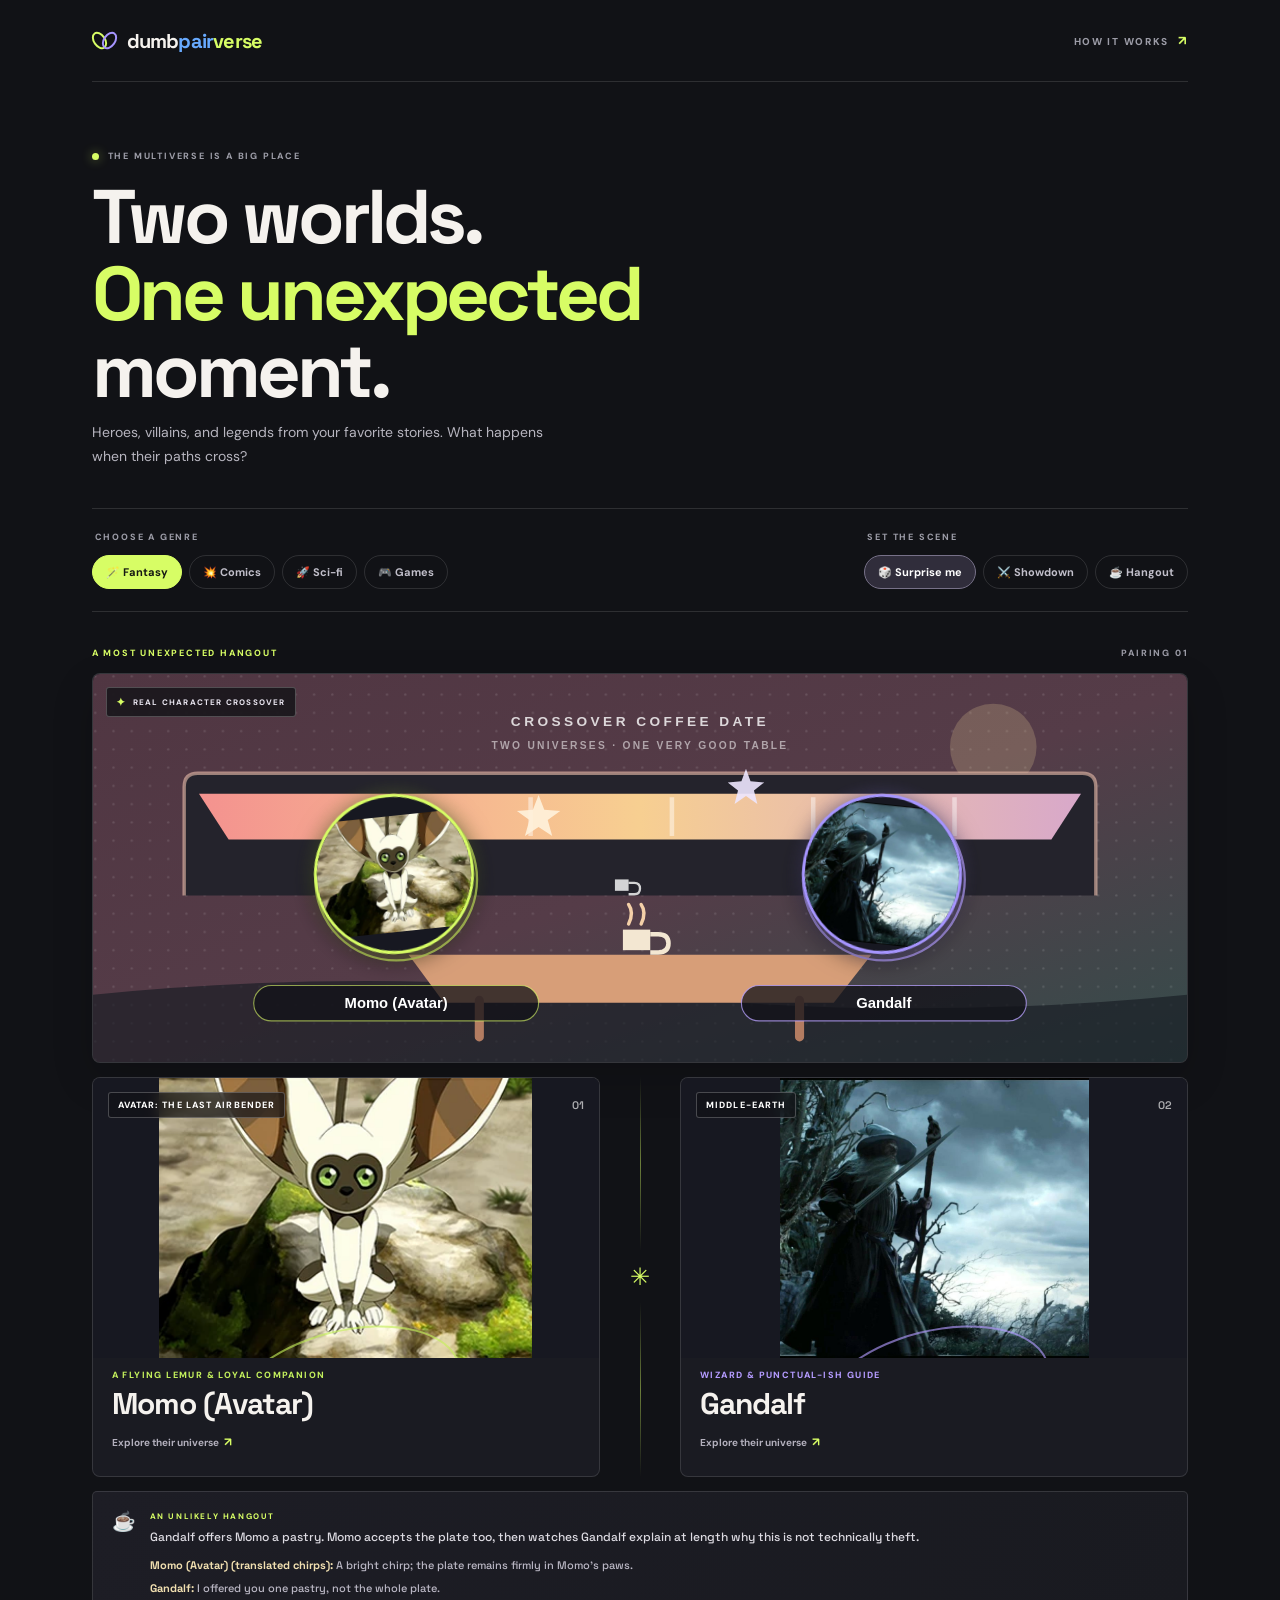
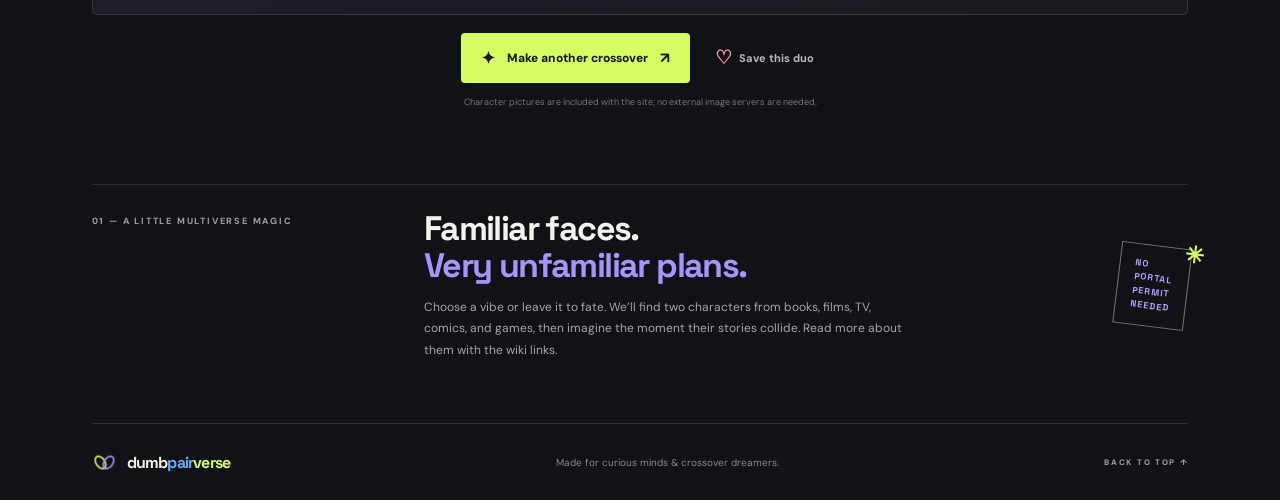
<file: index.html>
<!doctype html>
<html lang="en">
  <head>
    <meta charset="utf-8">
    <meta name="viewport" content="width=device-width, initial-scale=1">
    <meta name="theme-color" content="#111216">
    <meta name="description" content="Mix heroes, villains, and legends from every universe. Who will meet next?">
    <title>DumbPairVerse — worlds collide</title>
    <link rel="preconnect" href="https://fonts.googleapis.com">
    <link rel="preconnect" href="https://fonts.gstatic.com" crossorigin>
    <link href="https://fonts.googleapis.com/css2?family=DM+Sans:wght@400;500;600;700;800&family=Space+Grotesk:wght@400;500;600;700&display=swap" rel="stylesheet">
    <link rel="stylesheet" href="style.css">
    <script src="script.js" defer></script>
  </head>
  <body>
    <div class="page-shell">
      <header class="topbar">
        <a class="brand" href="#" aria-label="DumbPairVerse home">
          <span class="brand-mark" aria-hidden="true"><span></span><span></span></span>
          <span><span class="brand-prefix">dumb</span><span class="brand-pair">pair</span><span class="brand-accent">verse</span></span>
        </a>
        <a class="top-link" href="#how-it-works">HOW IT WORKS <span aria-hidden="true">↗</span></a>
      </header>

      <main>
        <section class="intro" aria-labelledby="page-title">
          <div class="eyebrow"><span class="live-dot" aria-hidden="true"></span> THE MULTIVERSE IS A BIG PLACE</div>
          <h1 id="page-title">Two worlds.<br><span>One unexpected</span> moment.</h1>
          <p class="intro-copy">Heroes, villains, and legends from your favorite stories. What happens when their paths cross?</p>
        </section>

        <section class="controls" aria-label="Choose characters and a scene">
          <div class="control-group">
            <span class="control-label" id="world-label">CHOOSE A GENRE</span>
            <div class="filter-list" role="group" aria-labelledby="world-label">
              <button class="filter-chip is-selected" type="button" data-filter="fantasy" aria-pressed="true">🪄 Fantasy</button>
              <button class="filter-chip" type="button" data-filter="comics" aria-pressed="false">💥 Comics</button>
              <button class="filter-chip" type="button" data-filter="scifi" aria-pressed="false">🚀 Sci-fi</button>
              <button class="filter-chip" type="button" data-filter="games" aria-pressed="false">🎮 Games</button>
            </div>
          </div>
          <div class="control-group scene-group">
            <span class="control-label" id="scene-label">SET THE SCENE</span>
            <div class="scene-list" role="group" aria-labelledby="scene-label">
              <button class="scene-chip is-selected" type="button" data-scene="surprise" aria-pressed="true">🎲 Surprise me</button>
              <button class="scene-chip" type="button" data-scene="battle" aria-pressed="false">⚔️ Showdown</button>
              <button class="scene-chip" type="button" data-scene="hangout" aria-pressed="false">☕ Hangout</button>
            </div>
          </div>
        </section>

        <section class="duo-area" aria-label="Your character pairing">
          <div class="scene-heading">
            <span class="scene-kicker" id="scene-kicker">TODAY'S CROSSOVER</span>
            <span class="round-count" id="round-count">PAIRING 01</span>
          </div>
          <div class="artwork-frame">
            <img class="crossover-artwork" id="crossover-artwork" alt="An original illustrated crossover scene">
            <img class="scene-character-photo scene-character-one" id="scene-photo-one" alt="" hidden>
            <img class="scene-character-photo scene-character-two" id="scene-photo-two" alt="" hidden>
            <span class="artwork-badge"><span aria-hidden="true">✦</span> REAL CHARACTER CROSSOVER</span>
          </div>
          <div class="duo-grid" id="duo-grid" aria-live="polite" aria-atomic="true">
            <article class="character-card card-one" id="card-one">
              <div class="card-topline"><span class="universe-tag" id="universe-one"></span><span class="card-index">01</span></div>
              <div class="portrait" id="portrait-one"><img class="portrait-photo" id="portrait-photo-one" alt="" hidden><span class="portrait-emoji" id="emoji-one" aria-hidden="true"></span><span class="portrait-orbit" aria-hidden="true"></span></div>
              <div class="character-info"><span class="character-role" id="role-one"></span><h2 id="name-one"></h2><a class="wiki-link" id="wiki-one" href="#" target="_blank" rel="noopener noreferrer">Explore their universe <span aria-hidden="true">↗</span></a></div>
            </article>
            <div class="collision" aria-hidden="true"><span class="collision-line"></span><span class="collision-icon">✳</span><span class="collision-line"></span></div>
            <article class="character-card card-two" id="card-two">
              <div class="card-topline"><span class="universe-tag" id="universe-two"></span><span class="card-index">02</span></div>
              <div class="portrait" id="portrait-two"><img class="portrait-photo" id="portrait-photo-two" alt="" hidden><span class="portrait-emoji" id="emoji-two" aria-hidden="true"></span><span class="portrait-orbit" aria-hidden="true"></span></div>
              <div class="character-info"><span class="character-role" id="role-two"></span><h2 id="name-two"></h2><a class="wiki-link" id="wiki-two" href="#" target="_blank" rel="noopener noreferrer">Explore their universe <span aria-hidden="true">↗</span></a></div>
            </article>
          </div>
          <div class="story-strip" id="story-strip" aria-live="polite" aria-atomic="true">
            <span class="story-icon" id="story-icon" aria-hidden="true">✦</span>
            <div class="story-copy">
              <span class="story-type" id="story-type">A LITTLE CROSSOVER STORY</span>
              <p id="story-text">Pick a scene to see what these two get up to.</p>
              <div class="story-lines" id="story-lines"></div>
            </div>
          </div>
          <div class="action-row">
            <button class="generate-button" id="generate-button" type="button"><span class="button-spark" aria-hidden="true">✦</span><span>Make another crossover</span><span class="button-arrow" aria-hidden="true">↗</span></button>
            <button class="save-button" id="save-button" type="button" aria-pressed="false"><span aria-hidden="true">♡</span> <span id="save-label">Save this duo</span></button>
          </div>
          <p class="image-note" id="image-note" role="status">Character pictures are included with the site; no external image servers are needed.</p>
        </section>

        <section class="saved-section" id="saved-section" hidden aria-labelledby="saved-title">
          <div class="saved-heading"><h2 id="saved-title">Your saved crossovers</h2><span id="saved-count">0 saved</span></div>
          <div class="saved-list" id="saved-list"></div>
        </section>

        <section class="how-section" id="how-it-works">
          <div class="how-number">01 — A LITTLE MULTIVERSE MAGIC</div>
          <div class="how-content"><h2>Familiar faces.<br><span>Very unfamiliar plans.</span></h2><p>Choose a vibe or leave it to fate. We’ll find two characters from books, films, TV, comics, and games, then imagine the moment their stories collide. Read more about them with the wiki links.</p></div>
          <div class="how-stamp" aria-hidden="true">NO<br>PORTAL<br>PERMIT<br>NEEDED <span>✳</span></div>
        </section>
      </main>

      <footer class="footer"><a class="brand footer-brand" href="#"><span class="brand-mark" aria-hidden="true"><span></span><span></span></span><span><span class="brand-prefix">dumb</span><span class="brand-pair">pair</span><span class="brand-accent">verse</span></span></a><span>Made for curious minds &amp; crossover dreamers.</span><a href="#page-title">BACK TO TOP ↑</a></footer>
    </div>
  </body>
</html>
</file>
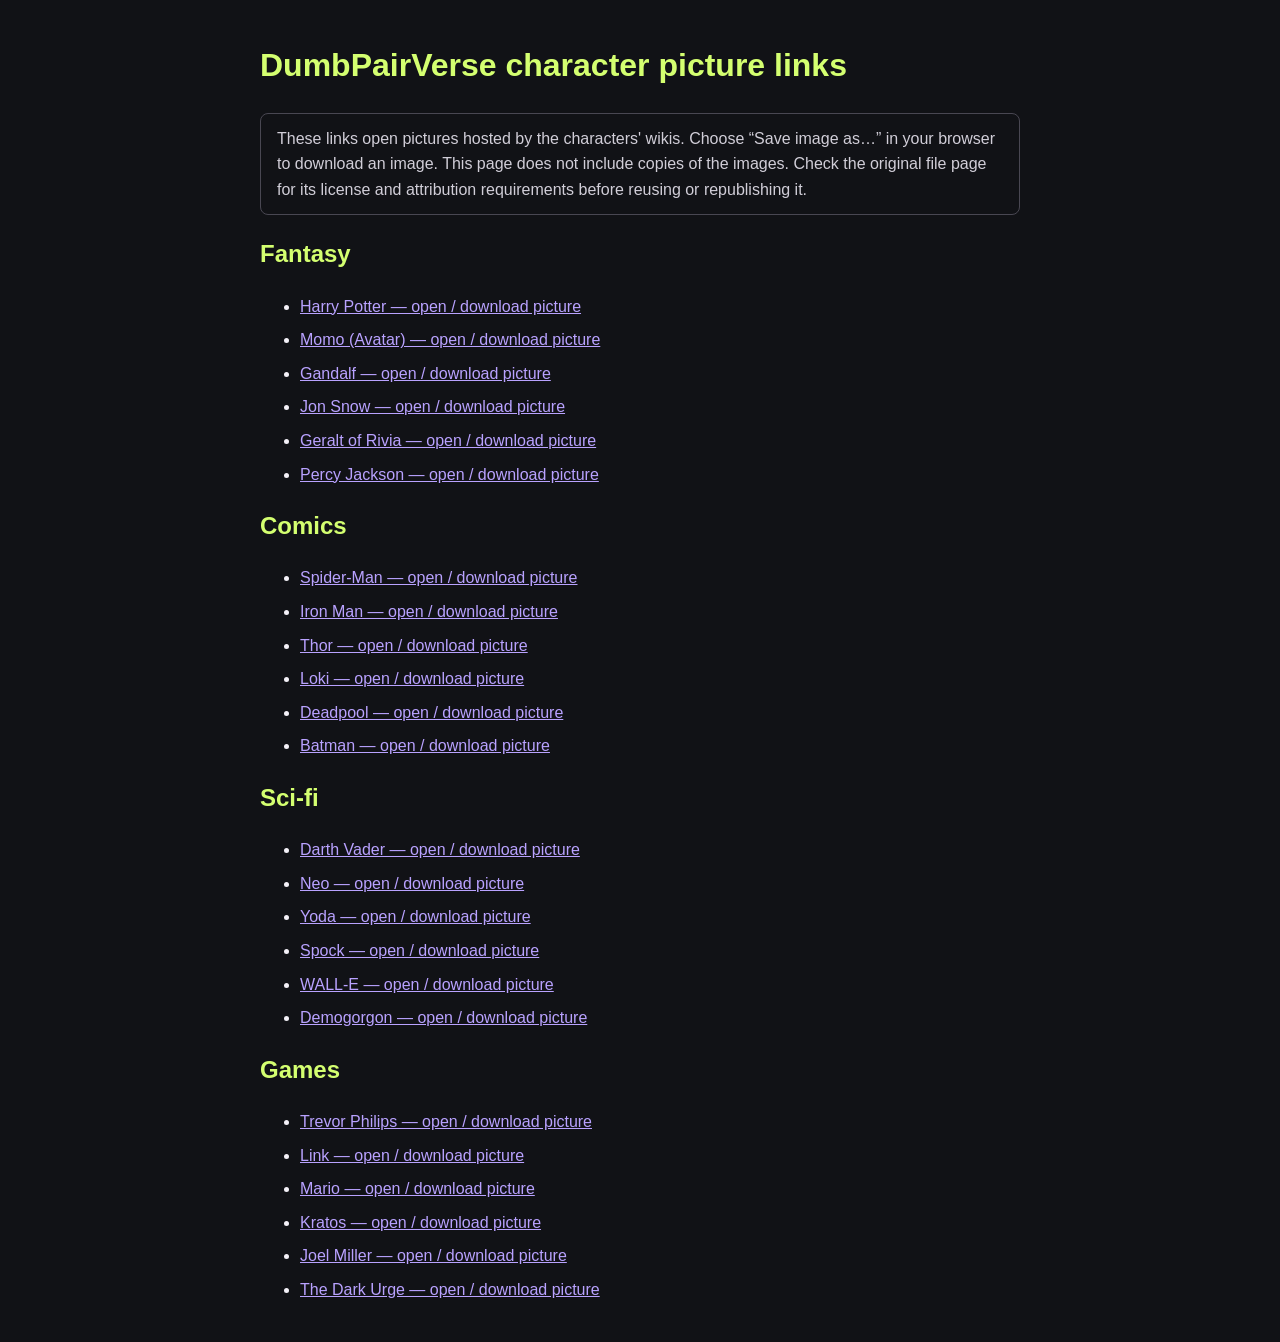
<file: character-picture-links.html>
<!doctype html>
<html lang="en">
  <head>
    <meta charset="utf-8">
    <meta name="viewport" content="width=device-width, initial-scale=1">
    <title>DumbPairVerse character picture links</title>
    <style>
      body { max-width: 760px; margin: 40px auto; padding: 0 20px; background: #111216; color: #f4f1f8; font: 16px/1.6 Arial, sans-serif; }
      h1, h2 { color: #d4ff70; }
      li { margin: 8px 0; }
      a { color: #b9a2ff; }
      .note { padding: 12px 16px; border: 1px solid #494752; border-radius: 8px; color: #d1ced8; }
    </style>
  </head>
  <body>
    <h1>DumbPairVerse character picture links</h1>
    <p class="note">These links open pictures hosted by the characters' wikis. Choose “Save image as…” in your browser to download an image. This page does not include copies of the images. Check the original file page for its license and attribution requirements before reusing or republishing it.</p>

    <h2>Fantasy</h2>
    <ul>
      <li><a href="https://static.wikia.nocookie.net/harrypotter/images/c/ce/Harry_Potter_DHF1.jpg/revision/latest?cb=20140603201724" target="_blank" rel="noopener noreferrer">Harry Potter — open / download picture</a></li>
      <li><a href="https://static.wikia.nocookie.net/avatar/images/8/80/Momo_staring.png/revision/latest?cb=20200802080013" target="_blank" rel="noopener noreferrer">Momo (Avatar) — open / download picture</a></li>
      <li><a href="https://static.wikia.nocookie.net/lotr/images/4/47/Gandalf_by_Damiani.png/revision/latest/scale-to-width-down/422?cb=20230617183640" target="_blank" rel="noopener noreferrer">Gandalf — open / download picture</a></li>
      <li><a href="https://awoiaf.westeros.org/images/a/a0/Cristi_Balanescu_Jon_SnowGhost.png" target="_blank" rel="noopener noreferrer">Jon Snow — open / download picture</a></li>
      <li><a href="https://static.wikia.nocookie.net/witcher/images/5/51/Netflix_geralt_shirt.jpg/revision/latest/scale-to-width-down/525?cb=20191228182240" target="_blank" rel="noopener noreferrer">Geralt of Rivia — open / download picture</a></li>
      <li><a href="https://static.wikia.nocookie.net/olympians/images/d/df/Percy_Jackson-Viria.jpg/revision/latest/scale-to-width-down/382?cb=20180319172727" target="_blank" rel="noopener noreferrer">Percy Jackson — open / download picture</a></li>
    </ul>

    <h2>Comics</h2>
    <ul>
      <li><a href="https://static.wikia.nocookie.net/marveldatabase/images/7/71/Peter_Parker_%28Earth-616%29_from_Amazing_Spider-Man_Vol_5_15_Cover.jpg/revision/latest/scale-to-width-down/414?cb=20251003212608" target="_blank" rel="noopener noreferrer">Spider-Man — open / download picture</a></li>
      <li><a href="https://static.wikia.nocookie.net/marveldatabase/images/6/65/Iron_Man_Vol_7_10_Lee_Variant_Textless.jpg/revision/latest/scale-to-width-down/421?cb=20261022031515" target="_blank" rel="noopener noreferrer">Iron Man — open / download picture</a></li>
      <li><a href="https://static.wikia.nocookie.net/marveldatabase/images/f/f2/Immortal_Thor_Vol_1_4_D%C3%A1vila_Variant_Textless.jpg/revision/latest/scale-to-width-down/420?cb=20250614002031" target="_blank" rel="noopener noreferrer">Thor — open / download picture</a></li>
      <li><a href="https://static.wikia.nocookie.net/marveldatabase/images/a/a2/Loki_Laufeyson_%28Earth-616%29_from_Thor_Vol_3_12_0001.jpg/revision/latest/scale-to-width-down/422?cb=20201011071529" target="_blank" rel="noopener noreferrer">Loki — open / download picture</a></li>
      <li><a href="https://static.wikia.nocookie.net/marveldatabase/images/d/d8/Deadpool_Vol_9_1_Textless.jpg/revision/latest/scale-to-width-down/452?cb=20231219070549" target="_blank" rel="noopener noreferrer">Deadpool — open / download picture</a></li>
      <li><a href="https://static.wikia.nocookie.net/marvel_dc/images/0/08/Batman_Vol_3_131_Textless_Fabok_Variant.jpg/revision/latest/scale-to-width-down/422?cb=20230106222502" target="_blank" rel="noopener noreferrer">Batman — open / download picture</a></li>
    </ul>

    <h2>Sci-fi</h2>
    <ul>
      <li><a href="https://static.wikia.nocookie.net/starwars/images/6/6f/Anakin_Skywalker_RotS.png/revision/latest/scale-to-width-down/512?cb=20130621175844" target="_blank" rel="noopener noreferrer">Darth Vader — open / download picture</a></li>
      <li><a href="https://upload.wikimedia.org/wikipedia/en/c/c6/NeoTheMatrix.jpg" target="_blank" rel="noopener noreferrer">Neo — open / download picture</a></li>
      <li><a href="https://static.wikia.nocookie.net/starwars/images/d/d6/Yoda_SWSB.png/revision/latest/scale-to-width-down/533?cb=20150206140125" target="_blank" rel="noopener noreferrer">Yoda — open / download picture</a></li>
      <li><a href="https://static.wikia.nocookie.net/memoryalpha/images/b/b1/Spock%2C_2387.jpg/revision/latest/scale-to-width-down/640?cb=20211211154448&amp;path-prefix=en" target="_blank" rel="noopener noreferrer">Spock — open / download picture</a></li>
      <li><a href="https://static.wikia.nocookie.net/pixar/images/4/4c/WALL-E_poster.jpg/revision/latest/scale-to-width-down/430?cb=20250314181649" target="_blank" rel="noopener noreferrer">WALL-E — open / download picture</a></li>
      <li><a href="https://static.wikia.nocookie.net/strangerthings8338/images/f/ff/Demogorgon_-_Chapter_Eight.jpg/revision/latest?cb=20221105220915" target="_blank" rel="noopener noreferrer">Demogorgon — open / download picture</a></li>
    </ul>

    <h2>Games</h2>
    <ul>
      <li><a href="https://static.wikia.nocookie.net/gtawiki/images/7/7d/TrevorPhilips-GTAVee.png/revision/latest/scale-to-width-down/640?cb=20220318160709" target="_blank" rel="noopener noreferrer">Trevor Philips — open / download picture</a></li>
      <li><a href="https://static.wikia.nocookie.net/zelda_gamepedia_en/images/4/47/TLoZ_Series_Link_Render.png/revision/latest/scale-to-width-down/418?cb=20210220213135" target="_blank" rel="noopener noreferrer">Link — open / download picture</a></li>
      <li><a href="https://mario.wiki.gallery/images/thumb/0/0d/MarioAlternateJamboreeRender.png/640px-MarioAlternateJamboreeRender.png" target="_blank" rel="noopener noreferrer">Mario — open / download picture</a></li>
      <li><a href="https://static.wikia.nocookie.net/godofwar/images/e/e9/Kratos-_GOW_Ragnarok.png/revision/latest?cb=20230115190836" target="_blank" rel="noopener noreferrer">Kratos — open / download picture</a></li>
      <li><a href="https://static.wikia.nocookie.net/thelastofus/images/a/af/Part_II_Joel_infobox.png/revision/latest/scale-to-width-down/640?cb=20230215221156" target="_blank" rel="noopener noreferrer">Joel Miller — open / download picture</a></li>
      <li><a href="https://bg3.wiki/w/images/b/b9/Dark_Urge_Headshot.webp" target="_blank" rel="noopener noreferrer">The Dark Urge — open / download picture</a></li>
    </ul>
  </body>
</html>
</file>
<file: style.css>
:root {
  color-scheme: dark;
  --ink: #f5f2ee;
  --muted: #9c9ca7;
  --paper: #111216;
  --panel: #1a1b22;
  --panel-soft: #20212a;
  --line: rgba(255, 255, 255, .12);
  --lime: #d7fd65;
  --purple: #a695ff;
  --pink: #ff91ac;
  font-family: "DM Sans", sans-serif;
}

* { box-sizing: border-box; }
html { scroll-behavior: smooth; }
body { margin: 0; min-width: 320px; background: var(--paper); color: var(--ink); }
button, a { font: inherit; }
a { color: inherit; }
button:focus-visible, a:focus-visible { outline: 3px solid var(--lime); outline-offset: 4px; }
.page-shell { max-width: 1440px; margin: 0 auto; padding: 0 7.15%; overflow: hidden; }

.topbar { height: 82px; display: flex; align-items: center; justify-content: space-between; border-bottom: 1px solid var(--line); }
.brand { display: inline-flex; gap: 10px; align-items: center; color: var(--ink); text-decoration: none; font: 700 20px "Space Grotesk", sans-serif; letter-spacing: -.8px; }
.brand-accent { color: var(--lime); }
.brand-pair { color: #68aaff; }
.brand-mark { width: 25px; height: 25px; display: inline-block; position: relative; }
.brand-mark span { width: 13px; height: 19px; position: absolute; top: 3px; border: 2px solid var(--lime); border-radius: 50%; transform: rotate(-35deg); }
.brand-mark span:first-child { left: 1px; }
.brand-mark span:last-child { right: 1px; border-color: var(--purple); transform: rotate(35deg); }
.top-link, .footer > a:last-child { color: var(--muted); font-size: 10px; font-weight: 800; letter-spacing: 1.7px; text-decoration: none; }
.top-link span { color: var(--lime); margin-left: 5px; font-size: 13px; }

.intro { padding: 68px 0 39px; max-width: 760px; }
.eyebrow, .control-label, .scene-kicker, .round-count, .how-number { font-size: 9px; font-weight: 800; letter-spacing: 1.8px; }
.eyebrow { color: var(--muted); display: flex; gap: 9px; align-items: center; }
.live-dot { height: 7px; width: 7px; border-radius: 50%; background: var(--lime); box-shadow: 0 0 11px #d7fd657a; }
h1, h2, p { margin-top: 0; }
h1 { margin: 17px 0 12px; font: 700 clamp(42px, 6vw, 76px)/1.01 "Space Grotesk", sans-serif; letter-spacing: -4px; }
h1 span { color: var(--lime); }
.intro-copy { max-width: 485px; color: #b7b5bf; font-size: 14px; line-height: 1.7; margin: 0; }

.controls { border-top: 1px solid var(--line); border-bottom: 1px solid var(--line); padding: 22px 0; display: flex; justify-content: space-between; gap: 30px; }
.control-label { display: block; color: var(--muted); margin: 0 0 12px 3px; }
.filter-list, .scene-list { display: flex; gap: 7px; flex-wrap: wrap; }
.filter-chip, .scene-chip { border: 1px solid var(--line); background: transparent; color: #c1bfca; padding: 9px 13px; border-radius: 99px; font-size: 11px; font-weight: 700; cursor: pointer; transition: .2s ease; }
.filter-chip:hover, .scene-chip:hover { border-color: #9a98a6; color: var(--ink); }
.filter-chip.is-selected { color: #151712; border-color: var(--lime); background: var(--lime); }
.scene-chip.is-selected { color: #fff; border-color: #777188; background: #302d3b; }

.duo-area { padding: 35px 0 0; }
.scene-heading { display: flex; justify-content: space-between; align-items: center; margin-bottom: 14px; }
.scene-kicker { color: var(--lime); }
.round-count { color: var(--muted); }
.artwork-frame { position: relative; overflow: hidden; margin-bottom: 14px; border: 1px solid var(--line); border-radius: 8px; background: #191a20; box-shadow: 0 16px 42px #00000029; }
.crossover-artwork { display: block; width: 100%; aspect-ratio: 960 / 340; object-fit: cover; }
.scene-character-photo { position: absolute; z-index: 1; top: 31%; width: 14.6%; aspect-ratio: 1; object-fit: contain; object-position: center; border: 3px solid var(--lime); border-radius: 50%; background: #171821; box-shadow: 0 5px 25px #0009, 0 0 18px #d7fd6544; }
.scene-character-one { left: 20.25%; transform: rotate(-6deg); }
.scene-character-two { left: 64.8%; border-color: var(--purple); transform: rotate(6deg); box-shadow: 0 5px 25px #0009, 0 0 18px #a695ff55; }
.artwork-badge { position: absolute; left: 13px; top: 13px; display: inline-flex; gap: 7px; align-items: center; border: 1px solid #ffffff3b; border-radius: 3px; padding: 7px 9px; background: #111216c9; color: #e8e4ef; font-size: 8px; font-weight: 800; letter-spacing: 1.2px; backdrop-filter: blur(7px); }
.artwork-badge span { color: var(--lime); font-size: 11px; }
.duo-grid { display: grid; grid-template-columns: minmax(0, 1fr) 56px minmax(0, 1fr); align-items: stretch; gap: 12px; }
.character-card { min-width: 0; overflow: hidden; min-height: 365px; position: relative; border: 1px solid var(--line); border-radius: 8px; background: var(--panel); animation: arrive .45s ease both; }
.card-two { animation-delay: .08s; }
@keyframes arrive { from { opacity: .35; transform: translateY(9px); } to { opacity: 1; transform: translateY(0); } }
.card-one { --glow: #c4f05d; --glow-rgb: 196, 240, 93; }
.card-two { --glow: #b49bff; --glow-rgb: 180, 155, 255; }
.card-topline { position: absolute; inset: 14px 15px auto; z-index: 2; display: flex; justify-content: space-between; align-items: center; }
.universe-tag { border: 1px solid #ffffff3b; background: #111216a8; backdrop-filter: blur(7px); padding: 6px 9px; border-radius: 3px; color: #fff; font-size: 9px; font-weight: 800; letter-spacing: 1.1px; text-transform: uppercase; }
.card-index { color: #ffffffa6; font: 600 11px "Space Grotesk", sans-serif; }
.portrait { height: 245px; position: relative; display: grid; place-items: center; overflow: hidden; isolation: isolate; background: radial-gradient(ellipse at 50% 70%, rgba(var(--glow-rgb), .35), transparent 49%), linear-gradient(140deg, #24252e, #15161a 72%); }
.portrait::before, .portrait::after { content: ""; position: absolute; z-index: -1; border: 1px solid rgba(var(--glow-rgb), .25); border-radius: 50%; }
.portrait::before { width: 230px; height: 230px; transform: translate(26px, 34px); }
.portrait::after { width: 174px; height: 174px; transform: translate(-29px, 53px); }
.portrait-photo { position: absolute; inset: 0; width: 100%; height: 100%; object-fit: contain; object-position: center; background: #171821; }
.portrait.has-image .portrait-emoji { display: none; }
.portrait-emoji { position: relative; z-index: 1; filter: drop-shadow(0 10px 24px rgba(var(--glow-rgb), .32)); font-size: 118px; line-height: 1; user-select: none; transition: transform .3s ease; }
.character-card:hover .portrait-emoji { transform: translateY(-5px) rotate(-4deg) scale(1.05); }
.portrait-orbit { position: absolute; bottom: -97px; width: 235px; height: 125px; border: 2px solid rgba(var(--glow-rgb), .63); border-radius: 50%; transform: rotate(-14deg); }
.character-info { position: relative; margin-top: -1px; padding: 5px 19px 16px; }
.character-role { color: var(--glow); font-size: 9px; font-weight: 800; letter-spacing: 1.4px; text-transform: uppercase; }
.character-info h2 { font: 700 clamp(20px, 2.8vw, 30px)/1.12 "Space Grotesk", sans-serif; letter-spacing: -1px; margin: 4px 0 10px; }
.wiki-link { color: #b3b0bd; text-decoration: none; font-size: 10px; font-weight: 700; }
.wiki-link span { color: var(--lime); margin-left: 3px; font-size: 12px; }
.wiki-link:hover { color: #fff; }
.collision { display: flex; flex-direction: column; align-items: center; justify-content: center; gap: 10px; }
.collision-line { flex: 1; width: 1px; background: linear-gradient(transparent, #d7fd6575, transparent); }
.collision-icon { color: var(--lime); font-size: 24px; animation: spin 22s linear infinite; }
@keyframes spin { to { transform: rotate(360deg); } }
.story-strip { min-height: 92px; margin: 14px 0 18px; border: 1px solid var(--line); background: linear-gradient(110deg, #1d1d25, #191a20); border-radius: 5px; display: flex; align-items: flex-start; padding: 17px 19px; gap: 14px; }
.story-icon { flex: 0 0 auto; color: var(--lime); font-size: 19px; }
.story-copy { min-width: 0; }
.story-type { display: block; color: var(--lime); font-size: 8px; font-weight: 800; letter-spacing: 1.6px; margin: 2px 0 7px; }
.story-strip p { color: #dddbe2; margin: 0; font: 500 12px/1.65 "Space Grotesk", sans-serif; }
.story-lines { display: grid; gap: 4px; margin-top: 9px; }
.story-line { color: #bbb8c5 !important; font-size: 11px !important; }
.story-line strong { color: #f0dfb0; font-weight: 700; }
.action-row { display: flex; justify-content: center; align-items: center; gap: 19px; }
.generate-button { border: 0; border-radius: 4px; background: var(--lime); color: #181a12; padding: 14px 20px; display: inline-flex; align-items: center; gap: 12px; font-size: 12px; font-weight: 800; cursor: pointer; transition: transform .2s, background .2s; }
.generate-button:hover { background: #e4ff91; transform: translateY(-2px); }
.button-spark { font-size: 17px; }
.button-arrow { font-size: 15px; }
.save-button { border: 0; background: none; color: #bbb8c5; cursor: pointer; font-size: 11px; font-weight: 700; padding: 12px 6px; }
.save-button > span:first-child { color: var(--pink); font-size: 19px; vertical-align: -2px; margin-right: 4px; }
.save-button.is-saved > span:first-child { color: var(--pink); }
.image-note { min-height: 16px; color: #777681; font-size: 9px; text-align: center; margin: 13px 0 0; }

.saved-section { border-top: 1px solid var(--line); padding: 30px 0; margin-top: 25px; }
.saved-heading { display: flex; justify-content: space-between; align-items: center; }
.saved-heading h2 { margin: 0; font: 600 20px "Space Grotesk", sans-serif; }
.saved-heading > span { color: var(--muted); font-size: 11px; }
.saved-list { display: flex; gap: 8px; flex-wrap: wrap; margin-top: 13px; }
.saved-duo { background: var(--panel-soft); border: 1px solid var(--line); color: #e8e5ee; border-radius: 4px; padding: 9px 12px; font-size: 11px; }

.how-section { position: relative; margin: 72px 0 62px; padding: 25px 0 0; display: grid; grid-template-columns: 1fr 2fr 130px; gap: 30px; border-top: 1px solid var(--line); }
.how-number { color: var(--muted); padding-top: 5px; }
.how-content h2 { margin: 0 0 12px; font: 700 34px/1.1 "Space Grotesk", sans-serif; letter-spacing: -1.6px; }
.how-content h2 span { color: var(--purple); }
.how-content p { max-width: 490px; color: #a7a5af; font-size: 12px; line-height: 1.8; margin: 0; }
.how-stamp { align-self: center; justify-self: end; position: relative; border: 1px solid #777188; color: #b2a1ff; padding: 12px 15px; font: 700 9px/1.55 "Space Grotesk", sans-serif; letter-spacing: 1px; transform: rotate(7deg); }
.how-stamp span { position: absolute; right: -14px; top: -13px; font-size: 23px; color: var(--lime); }
.footer { min-height: 77px; border-top: 1px solid var(--line); display: flex; align-items: center; justify-content: space-between; gap: 20px; }
.footer-brand { font-size: 16px; }
.footer-brand .brand-mark { transform: scale(.8); }
.footer > span { color: #898792; font-size: 10px; }
.footer > a:last-child { font-size: 8px; }

@media (min-width: 1150px) {
  .portrait { height: 280px; }
  .character-card { min-height: 400px; }
}
@media (max-width: 760px) {
  .page-shell { padding: 0 5%; }
  .controls { flex-direction: column; gap: 20px; }
  .scene-list { gap: 6px; }
  .duo-grid { grid-template-columns: minmax(0, 1fr) 25px minmax(0, 1fr); gap: 7px; }
  .character-card { min-height: 320px; }
  .portrait { height: 205px; }
  .portrait-emoji { font-size: 88px; }
  .card-topline { inset: 10px 9px auto; }
  .universe-tag { padding: 5px 7px; font-size: 7px; letter-spacing: .7px; }
  .character-info { padding: 5px 11px 14px; }
  .character-info h2 { font-size: clamp(17px, 4vw, 25px); }
  .wiki-link { font-size: 9px; }
  .how-section { grid-template-columns: 1fr 2fr; gap: 17px; margin-top: 53px; }
  .how-stamp { display: none; }
}
@media (max-width: 480px) {
  .topbar { height: 68px; }
  .intro { padding-top: 49px; }
  h1 { letter-spacing: -2.6px; }
  .filter-chip, .scene-chip { padding: 8px 10px; font-size: 10px; }
  .duo-grid { grid-template-columns: minmax(0, 1fr) 18px minmax(0, 1fr); gap: 5px; }
  .character-card { min-height: 287px; }
  .portrait { height: 170px; }
  .portrait-emoji { font-size: 72px; }
  .character-info h2 { font-size: 17px; }
  .character-role { font-size: 7px; letter-spacing: .8px; }
  .wiki-link { font-size: 8px; }
  .collision-icon { font-size: 18px; }
  .action-row { flex-direction: column; gap: 4px; }
  .generate-button { width: 100%; justify-content: center; }
  .save-button { padding: 8px; }
  .how-section { grid-template-columns: 1fr; }
  .how-content h2 { font-size: 29px; }
  .footer { flex-wrap: wrap; padding: 16px 0; }
  .footer > span { order: 3; width: 100%; }
}
@media (prefers-reduced-motion: reduce) {
  *, *::before, *::after { scroll-behavior: auto !important; animation-duration: .01ms !important; animation-iteration-count: 1 !important; transition-duration: .01ms !important; }
}
</file>
